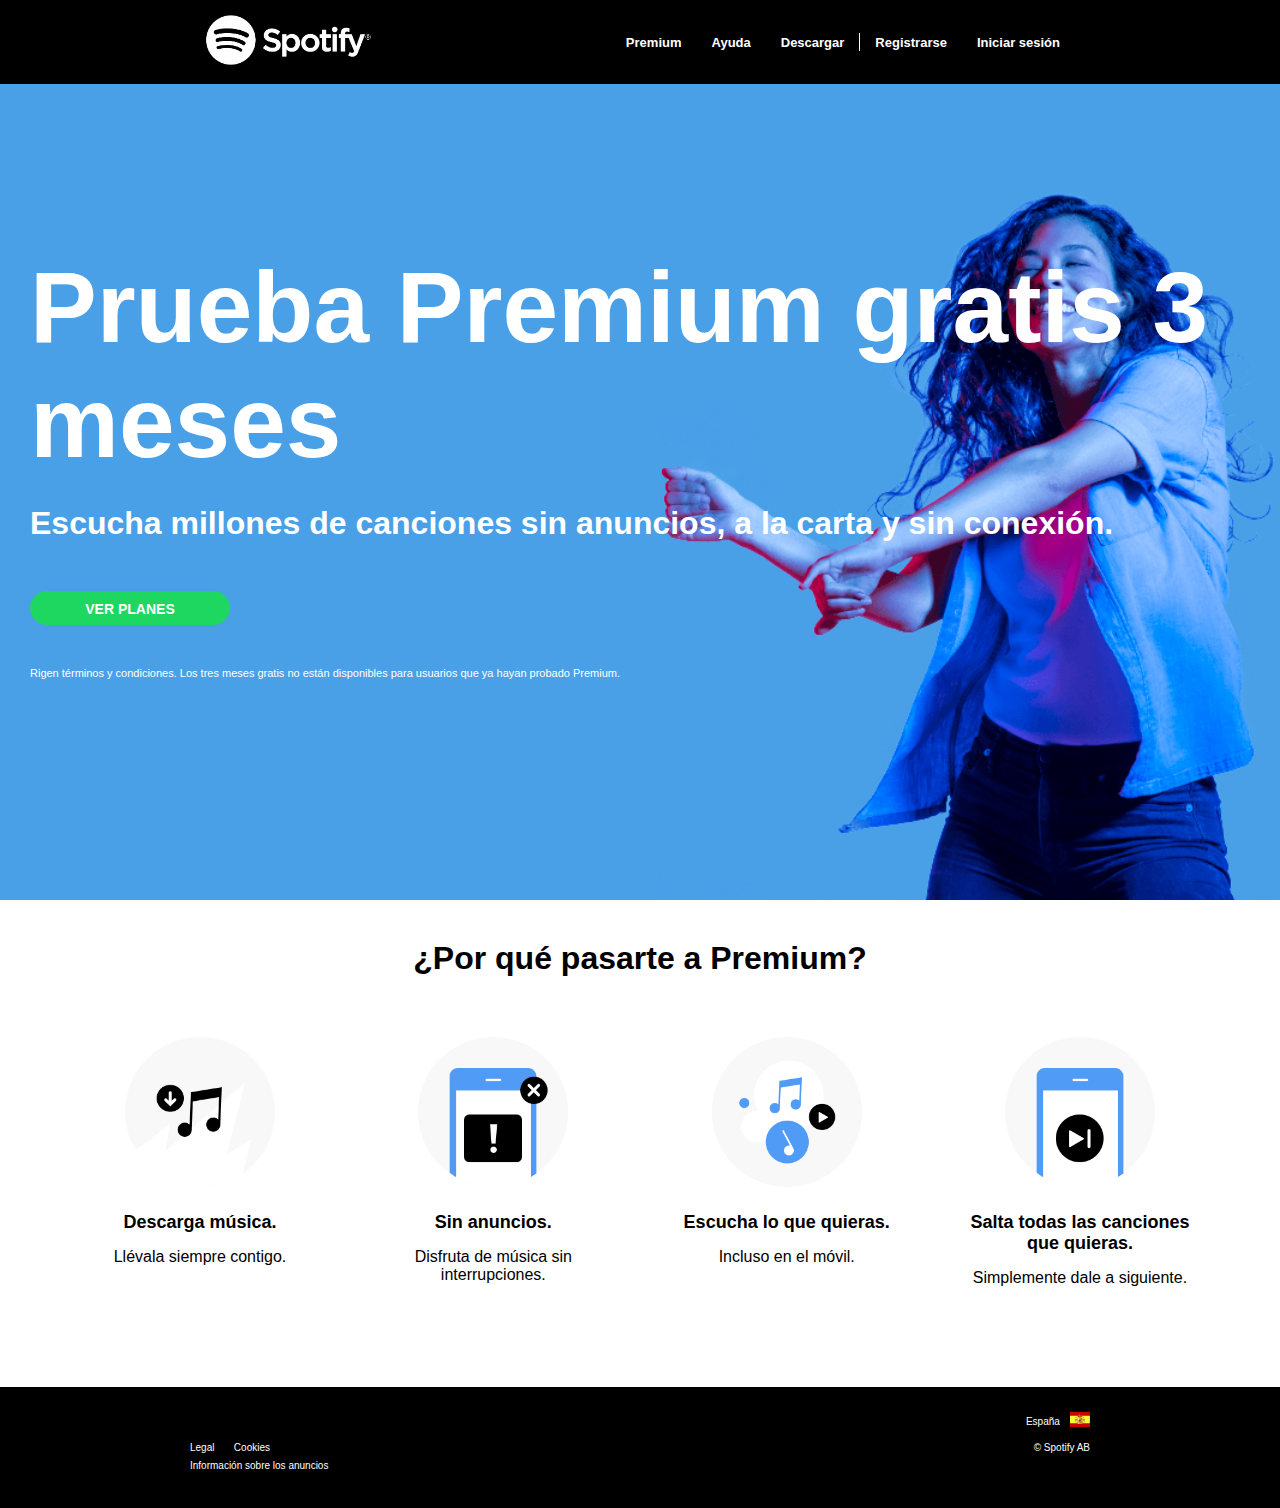
<file: docs/index.html>
<!DOCTYPE html>
<html lang="es">
  <head>
    <meta charset="UTF-8" />
    <meta name="viewport" content="width=device-width, initial-scale=1.0" />
    <meta http-equiv="X-UA-Compatible" content="ie=edge" />
    <meta name="”theme-color”" content="”#ffffff”" />
    <link
      rel="preload"
      href="https://open.scdn.co/fonts/CircularSpUIv3T-Book.woff2"
      as="font"
      type="font/woff2"
      crossorigin="true"
    />
    <link
      rel="preload"
      href="https://open.scdn.co/fonts/CircularSpUIv3T-Black.woff2"
      as="font"
      type="font/woff2"
      crossorigin="true"
    />
    <link
      rel="preload"
      href="https://open.scdn.co/fonts/CircularSpUIv3T-Bold.woff2"
      as="font"
      type="font/woff2"
      crossorigin="true"
    />
    <link rel="stylesheet" href="./assets/css/main.css" />
    <link
      rel="shortcut icon"
      type="image/jpg"
      href="./assets/images/favicon_spotify.png"
    />
    <title>Spotify</title>
  </head>
  <body>
    <header class="header">
      <div class="header__container">
        <a href="https://www.spotify.com/es/" title="Ir a Spotifiy" target="_blank">
          <img
            class="header__logo"
            src="./assets/images/logo.png"
            alt="Logo de Spotify"
            title="Logo de Spotify"
          />
        </a>
        <img
          src="./assets/images/menu-icon.png"
          alt="Menú hamburguesa"
          class="header__hamb"
          title="Menú hamburguesa"
        />
        <nav class="header__nav">
          <ul class="header__ul">
            <li class="header__ul--li">
              <a class="link_nav_header" href="https://www.spotify.com/es/premium/"
                >Premium
              </a>
            </li>
            <li class="header__ul--li">
              <a
                class="link_nav_header"
                href="https://support.spotify.com/es/?_ga=2.116031041.657334123.1637756748-1771199844.1635431590"
                >Ayuda</a
              >
            </li>
            <li class="header__ul--li">
              <a
                class="link_nav_header"
                href="https://www.spotify.com/es/download/windows/"
                >Descargar</a
              >
            </li>
            <li class="header__ul--li line_nav">
              <a class="link_nav_header" href="https://www.spotify.com/es/signup"
                >Registrarse</a
              >
            </li>
            <li class="header__ul--li">
              <a
                class="link_nav_header"
                href="https://accounts.spotify.com/es-ES/login/?continue=https:%2F%2Fopen.spotify.com%2F__noul__%3Fl2l%3D1%26nd%3D1&_locale=es-ES"
                >Iniciar sesión</a
              >
            </li>
          </ul>
        </nav>
      </div>
    </header>

    <main class="main">
      <section class="hero">
        <div class="img-hero"></div>

        <div class="hero__content">
          <h1 class="hero__title">Prueba Premium gratis 3 meses</h1>
          <h2 class="hero__subtitle">
            Escucha millones de canciones sin anuncios, a la carta y sin conexión.
          </h2>
          <a class="hero__button hero__button--link" href="https://www.spotify.com/es/premium/#plans">Ver planes</a>
          </a>
          <small class="hero__small">
            Rigen términos y condiciones. Los tres meses gratis no están disponibles
            para usuarios que ya hayan probado Premium.
          </small>
        </div>
      </section>

      <section class="benefits">
        <h2 class="benefits__title">¿Por qué pasarte a Premium?</h2>

        <div class="benefits__articlesSection">
          <article class="benefits__article">
            <img
              src="./assets/images/benefit-1.png"
              alt="Descarga música"
              title="Descarga música"
              class="benefits__article--img"
            />
            <h3 class="benefits__article--title">Descarga música.</h3>
            <p class="benefits__article--text ">Llévala siempre contigo.</p>
          </article>

          <article class="benefits__article">
            <img
              src="./assets/images/benefit-2.png"
              alt="Sin anuncios"
              title="Sin anuncios"
              class="benefits__article--img"
            />
            <h3 class="benefits__article--title">Sin anuncios.</h3>
            <p class="benefits__article--text ">Disfruta de música sin interrupciones.</p>
          </article>

          <article class="benefits__article">
            <img
              src="./assets/images/benefit-3.png"
              alt="Escucha lo que quieras"
              title="Escucha lo que quieras"
              class="benefits__article--img"
            />
            <h3 class="benefits__article--title">Escucha lo que quieras.</h3>
            <p class="benefits__article--text ">Incluso en el móvil.</p>
          </article>


          <article class="benefits__article">
            <img
              src="./assets/images/benefit-4.png"
              alt="Salta todas las canciones que quieras"
              title="Salta todas las canciones que quieras"
              class="benefits__article--img"
            />
            <h3 class="benefits__article--title">Salta todas las canciones que quieras.</h3>
            <p class="benefits__article--text text-4">Simplemente dale a siguiente.</p>
          </article>

        </div>
      </section>

    </main>
    <footer class="footer">
      <div class="footer__container">
        <nav class="footer__nav">
          <ul class="footer__nav--ul">
            <li>
              <a
                class="footer_link"
                href="https://www.spotify.com/es/legal/end-user-agreement/"
                >Legal</a
              >
            </li>
            <li>
              <a class="footer_link" href="">Cookies</a>
            </li>
          </ul>
        </nav>
        <small class="footer__info">
          <a
            class="footer_link"
            href="https://www.spotify.com/es/legal/privacy-policy/#s3"
            >Información sobre los anuncios</a
          >
        </small>
        <div class="footer__country">
          <small>España </small>
          <img
            class="img_flag"
            src="./assets/images/es.svg"
            alt="Bandera de españa"
            title="Bandera de españa"
          />
        </div>
        <small class="footer__copy"> &copy; Spotify AB</small>
      </div>
    </footer>

  </body>
</html>
</file>
<file: docs/assets/css/main.css>
*{padding:0;margin:0;box-sizing:border-box;font-size:unset}*{font-family:"spotify-circular",Helvetica,Arial,sans-serif}@media (min-width: 768px){.link_nav_header{color:white;text-decoration:none;font-weight:bold;font-size:.8125rem}.link_nav_header:hover{color:#1ed760}}.hero__button{display:block;text-align:center;background-color:#1ed760;border:0;padding-top:10px;padding-bottom:8px;border-radius:20px;width:100%;max-width:350px;font-size:.875rem;text-decoration:none;text-transform:uppercase;color:white;font-weight:bold}@media (min-width: 768px){.hero__button{font-size:.75rem;width:170px}}@media (min-width: 1280px){.hero__button{font-size:.875rem;width:200px}}.hero__button:hover{transform:scale(1.1);background-color:#37e674}.footer_link{text-decoration:none;color:white;font-size:10px}.footer_link:hover{color:#1ed760}.header{position:fixed;background-color:black;width:100%;z-index:999}@media (min-width: 768px){.header{display:flex;align-items:center;justify-content:center}}.header__container{display:flex;justify-content:space-between;align-items:center;padding:15px}@media (min-width: 768px){.header__container{width:750px}}@media (min-width: 1280px){.header__container{width:900px}}.header__logo{height:50px}.header__hamb{width:30px}@media (min-width: 768px){.header__hamb{display:none}}.header__nav{display:none}@media (min-width: 768px){.header__nav{display:block}}.header__ul{display:none}@media (min-width: 768px){.header__ul{list-style:none;display:flex;flex-direction:row;justify-content:space-between}}.header__ul--li{padding:0 15px}.line_nav{border-left:solid white 1px}.hero{background-color:#49a0e7;width:100%;height:100vh;color:white}.hero__content{margin:0 15px;position:absolute;bottom:25px}@media (min-width: 768px){.hero__content{margin-left:30px}}@media (min-width: 1280px){.hero__content{top:250px}}.hero__title{font-size:3rem;margin-bottom:25px}@media (min-width: 768px){.hero__title{font-size:4rem;line-height:5rem;max-width:740px}}@media (min-width: 1280px){.hero__title{font-size:6.25rem;max-width:1200px;line-height:7.1875rem}}.hero__subtitle{line-height:1.2;margin-bottom:15px;font-size:1.5rem}@media (min-width: 768px){.hero__subtitle{font-size:1.625rem;line-height:2.4375rem;margin-bottom:30px}}@media (min-width: 1280px){.hero__subtitle{font-size:2rem;max-width:1200px;line-height:2.25rem;margin-bottom:50px}}.hero__small{display:block;margin-top:20px;font-size:.5625rem;line-height:1rem}@media (min-width: 768px){.hero__small{font-size:.6875rem}}@media (min-width: 768px){.hero__small{margin-top:40px}}.img-hero{display:none}@media (min-width: 768px){.img-hero{display:block;height:80vh;width:70vw;background-size:contain;background-repeat:no-repeat;background-position:right bottom;background-image:url(../images/premium_dancer.png);position:absolute;right:0;bottom:0}}.benefits{display:flex;flex-direction:column;align-items:center;margin-top:20px;margin-bottom:50px;background-color:#fff}@media (min-width: 768px){.benefits{align-items:center}}.benefits__title{font-size:1.75rem;font-weight:800;text-align:center;margin:20px 0 30px}@media (min-width: 768px){.benefits__title{font-size:2rem;margin-bottom:60px}}.benefits__articlesSection{margin:0 20px}@media (min-width: 768px){.benefits__articlesSection{display:grid;grid-template-columns:1fr 1fr;grid-template-rows:1fr 1fr;min-width:700px}}@media (min-width: 1280px){.benefits__articlesSection{display:flex;width:1100px;justify-content:space-between}}.benefits__article{display:grid;grid-template-columns:120px 1fr;grid-template-rows:50px 50px;margin-bottom:50px}@media (min-width: 1280px){.benefits__article{display:flex;flex-direction:column;align-items:center;width:220px;text-align:center}}.benefits__article--img{grid-row:span 2;height:100px}@media (min-width: 1280px){.benefits__article--img{height:150px;width:150px}}.benefits__article--title{margin-top:1rem;font-size:1.1rem}@media (min-width: 1280px){.benefits__article--title{margin:25px 0 15px;font-size:18px}}.benefits__article--text{font-size:.875rem}@media (min-width: 1280px){.benefits__article--text{font-size:1rem}}.text-4{margin-top:1.2rem}@media (min-width: 916px){.text-4{margin-top:0}}.footer{background-color:black;padding:25px 15px 35px;display:flex;align-items:center;justify-content:center}@media (min-width: 768px){.footer{padding:25px 25px 35px;align-items:center;justify-content:center}}.footer__container{display:grid;grid-template-columns:1fr 1fr;grid-template-rows:repeat(3 20px);width:100%}@media (min-width: 768px){.footer__container{width:750px}}@media (min-width: 1280px){.footer__container{width:900px}}.footer__nav{grid-row:2/3;grid-column:1/2}.footer__nav--ul{display:flex;list-style:none;justify-content:space-between;width:80px}.footer__country{grid-row:1/2;grid-column:1/3;color:white;font-size:.625rem;display:flex;align-items:flex-end;justify-content:flex-end;margin-bottom:10px}.footer__info{grid-row:3/4;grid-column:1/2;padding-top:20px}@media (min-width: 768px){.footer__info{padding:0}}.footer__copy{grid-row:2/3;grid-column:2/3;color:white;font-size:.625rem;text-align:end;padding-top:5px}.img_flag{height:15px;margin-left:10px}@media (min-width: 768px){.container-footer{display:flex}}
</file>
